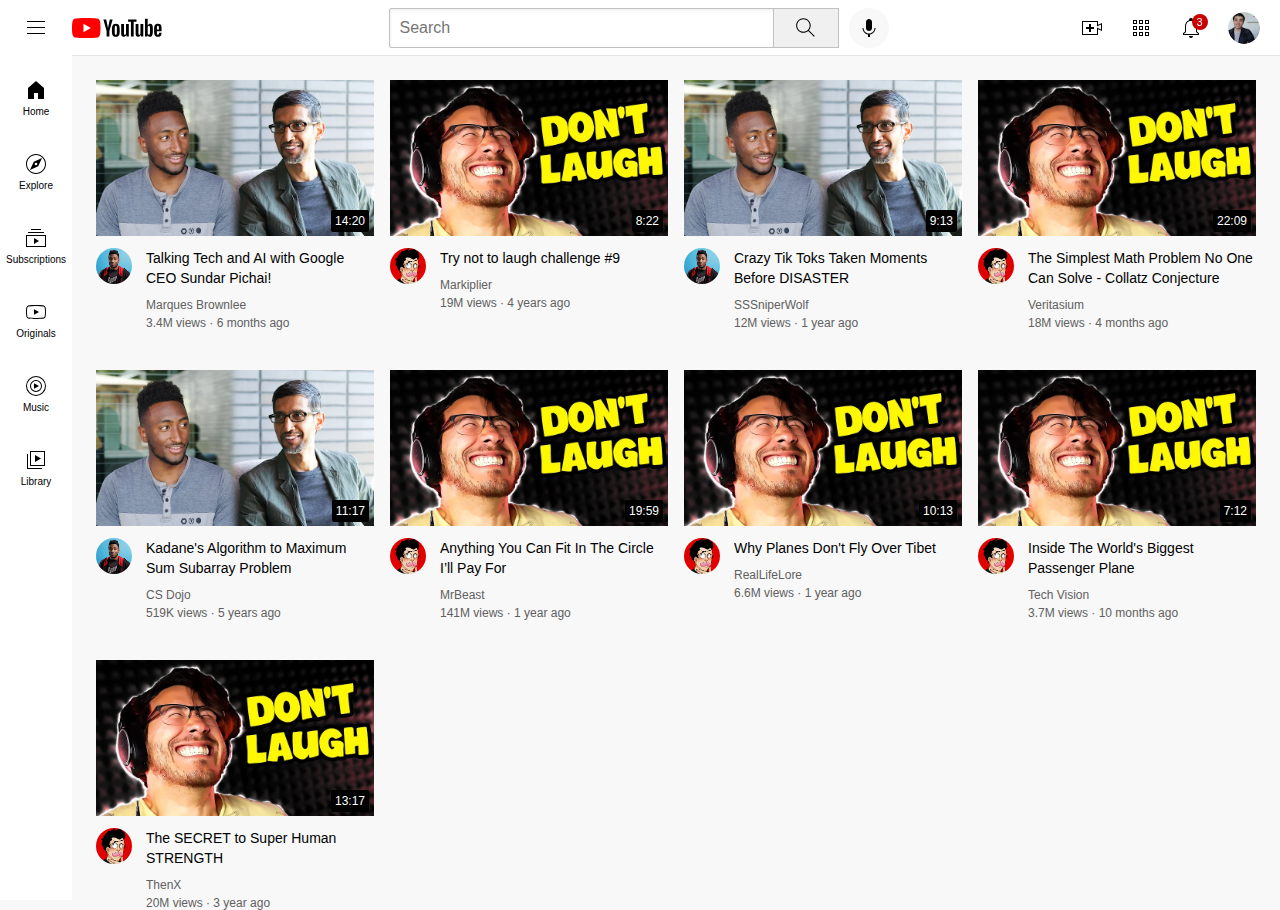
<file: project-youtube/index.html>
<!DOCTYPE html>
<html>
<head>
    <title>
        Youtube.com Clone
    </title>
    <link rel="stylesheet" href="general.css">
    <link rel="stylesheet" href="header.css">
    <link rel="stylesheet" href="video.css">
    <link rel="stylesheet" href="sidebar.css">
</head>

<body>
    <header class="header">
        <div class="left-section">
            <img class="hamburger-menu" src="icons/hamburger-menu.svg">
            <img class="youtube-logo" src="icons/youtube-logo.svg">
        </div>
        <div class="middle-section">
            <input class="search-bar" type="text" placeholder="Search">
            <button class="search-button">
                <img class="search-icon" src="icons/search.svg">
                <div class="tooltip">Search</div>
            </button>
            <!--  Put position absolute inside position relative  -->
            <button class="voice-search-button">
                <img class="voice-search-icon" src="icons/voice-search-icon.svg">
                <div class="tooltip">Search with your voice</div>
            </button>
        </div>
        <div class="right-section">
            <div class="upload-icon-container">
                <img class="upload-icon" src="icons/upload.svg">
                <div class="tooltip">Create</div>
            </div>
            <div class="youtube-apps-container">
                <img class="youtube-apps-icon" src="icons/youtube-apps.svg">
                <div class="tooltip">YouTube Apps</div>
            </div>
            <div class="notifications-icon-container">
                <img class="notification-icon" src="icons/notifications.svg">
                <div class="tooltip">Notifications</div>
                <div class="notifications-count">3</div>
            </div>
            <img class="current-user-picture" src="icons/my-channel.jpeg">
        </div>
    </header>

    <nav class="sidebar">
        <div class="sidebar-link">
            <img src="icons/home.svg">
            <div>Home</div>
        </div>
        <div class="sidebar-link">
            <img src="icons/explore.svg">
            <div>Explore</div>
        </div>
        <div class="sidebar-link">
            <img src="icons/subscriptions.svg">
            <div>Subscriptions</div>
        </div>
        <div class="sidebar-link">
            <img src="icons/originals.svg">
            <div>Originals</div>
        </div>
        <div class="sidebar-link">
            <img src="icons/youtube-music.svg">
            <div>Music</div>
        </div>
        <div class="sidebar-link">
            <img src="icons/library.svg">
            <div>Library</div>
        </div>
    </nav>
    <main>
        <section class="video-grid">
            <div class="video-preview">
                <div class="thumbnail-row">
                    <img class="thumbnail" src="icons/thumbnail-1.webp">
                    <div class="video-time">14:20</div>
                </div>
                <div class="video-info-grid">
                    <div class="channel-picture">
                        <img class="profile-picture" src="icons/channel-1.jpeg">
                    </div>
                    <div class="video-info">
                        <p class="video-title">
                            Talking Tech and AI with Google CEO Sundar Pichai!
                        </p>
                        <p class="video-author">
                            Marques Brownlee
                        </p>
                        <p class="video-stats">
                            3.4M views &#183; 6 months ago
                        </p>
                    </div>
                </div>
            </div>

            <div class="video-preview">
                <div class="thumbnail-row">
                    <img class="thumbnail" src="icons/thumbnail-2.webp">
                    <div class="video-time">8:22</div>
                </div>
                <div class="video-info-grid">
                    <div class="channel-picture">
                        <img class="profile-picture" src="icons/channel-2.jpeg">
                    </div>
                    <div class="video-info">
                        <p class="video-title">
                            Try not to laugh challenge #9
                        </p>
                        <p class="video-author">
                            Markiplier
                        </p>
                        <p class="video-stats">
                            19M views &#183; 4 years ago
                        </p>
                    </div>
                </div>
            </div>

            <div class="video-preview">
                <div class="thumbnail-row">
                    <img class="thumbnail" src="icons/thumbnail-1.webp">
                    <div class="video-time">9:13</div>
                </div>
                <div class="video-info-grid">
                    <div class="channel-picture">
                        <img class="profile-picture" src="icons/channel-1.jpeg">
                    </div>
                    <div class="video-info">
                        <p class="video-title">
                            Crazy Tik Toks Taken Moments Before DISASTER
                        </p>
                        <p class="video-author">
                            SSSniperWolf
                        </p>
                        <p class="video-stats">
                            12M views &#183; 1 year ago
                        </p>
                    </div>
                </div>
            </div>

            <div class="video-preview">
                <div class="thumbnail-row">
                    <img class="thumbnail" src="icons/thumbnail-2.webp">
                    <div class="video-time">22:09</div>
                </div>
                <div class="video-info-grid">
                    <div class="channel-picture">
                        <img class="profile-picture" src="icons/channel-2.jpeg">
                    </div>
                    <div class="video-info">
                        <p class="video-title">
                            The Simplest Math Problem No One Can Solve - Collatz Conjecture
                        </p>
                        <p class="video-author">
                            Veritasium
                        </p>
                        <p class="video-stats">
                            18M views &#183; 4 months ago
                        </p>
                    </div>
                </div>
            </div>

            <div class="video-preview">
                <div class="thumbnail-row">
                    <img class="thumbnail" src="icons/thumbnail-1.webp">
                    <div class="video-time">11:17</div>
                </div>
                <div class="video-info-grid">
                    <div class="channel-picture">
                        <img class="profile-picture" src="icons/channel-1.jpeg">
                    </div>
                    <div class="video-info">
                        <p class="video-title">
                            Kadane's Algorithm to Maximum Sum Subarray Problem
                        </p>
                        <p class="video-author">
                            CS Dojo
                        </p>
                        <p class="video-stats">
                            519K views &#183; 5 years ago
                        </p>
                    </div>
                </div>
            </div>

            <div class="video-preview">
                <div class="thumbnail-row">
                    <img class="thumbnail" src="icons/thumbnail-2.webp">
                    <div class="video-time">19:59</div>
                </div>
                <div class="video-info-grid">
                    <div class="channel-picture">
                        <img class="profile-picture" src="icons/channel-2.jpeg">
                    </div>
                    <div class="video-info">
                        <p class="video-title">
                            Anything You Can Fit In The Circle I’ll Pay For
                        </p>
                        <p class="video-author">
                            MrBeast
                        </p>
                        <p class="video-stats">
                            141M views &#183; 1 year ago
                        </p>
                    </div>
                </div>
            </div>

            <div class="video-preview">
                <div class="thumbnail-row">
                    <img class="thumbnail" src="icons/thumbnail-2.webp">
                    <div class="video-time">10:13</div>
                </div>
                <div class="video-info-grid">
                    <div class="channel-picture">
                        <img class="profile-picture" src="icons/channel-2.jpeg">
                    </div>
                    <div class="video-info">
                        <p class="video-title">
                            Why Planes Don't Fly Over Tibet
                        </p>
                        <p class="video-author">
                            RealLifeLore
                        </p>
                        <p class="video-stats">
                            6.6M views &#183; 1 year ago
                        </p>
                    </div>
                </div>
            </div>

            <div class="video-preview">
                <div class="thumbnail-row">
                    <img class="thumbnail" src="icons/thumbnail-2.webp">
                    <div class="video-time">7:12</div>
                </div>
                <div class="video-info-grid">
                    <div class="channel-picture">
                        <img class="profile-picture" src="icons/channel-2.jpeg">
                    </div>
                    <div class="video-info">
                        <p class="video-title">
                            Inside The World's Biggest Passenger Plane
                        </p>
                        <p class="video-author">
                            Tech Vision
                        </p>
                        <p class="video-stats">
                            3.7M views &#183; 10 months ago
                        </p>
                    </div>
                </div>
            </div>

            <div class="video-preview">
                <div class="thumbnail-row">
                    <img class="thumbnail" src="icons/thumbnail-2.webp">
                    <div class="video-time">13:17</div>
                </div>
                <div class="video-info-grid">
                    <div class="channel-picture">
                        <img class="profile-picture" src="icons/channel-2.jpeg">
                    </div>
                    <div class="video-info">
                        <p class="video-title">
                            The SECRET to Super Human STRENGTH
                        </p>
                        <p class="video-author">
                            ThenX
                        </p>
                        <p class="video-stats">
                            20M views &#183; 3 year ago
                        </p>
                    </div>
                </div>
            </div>
        </section>
    </main>
</body>
</html>
</file>
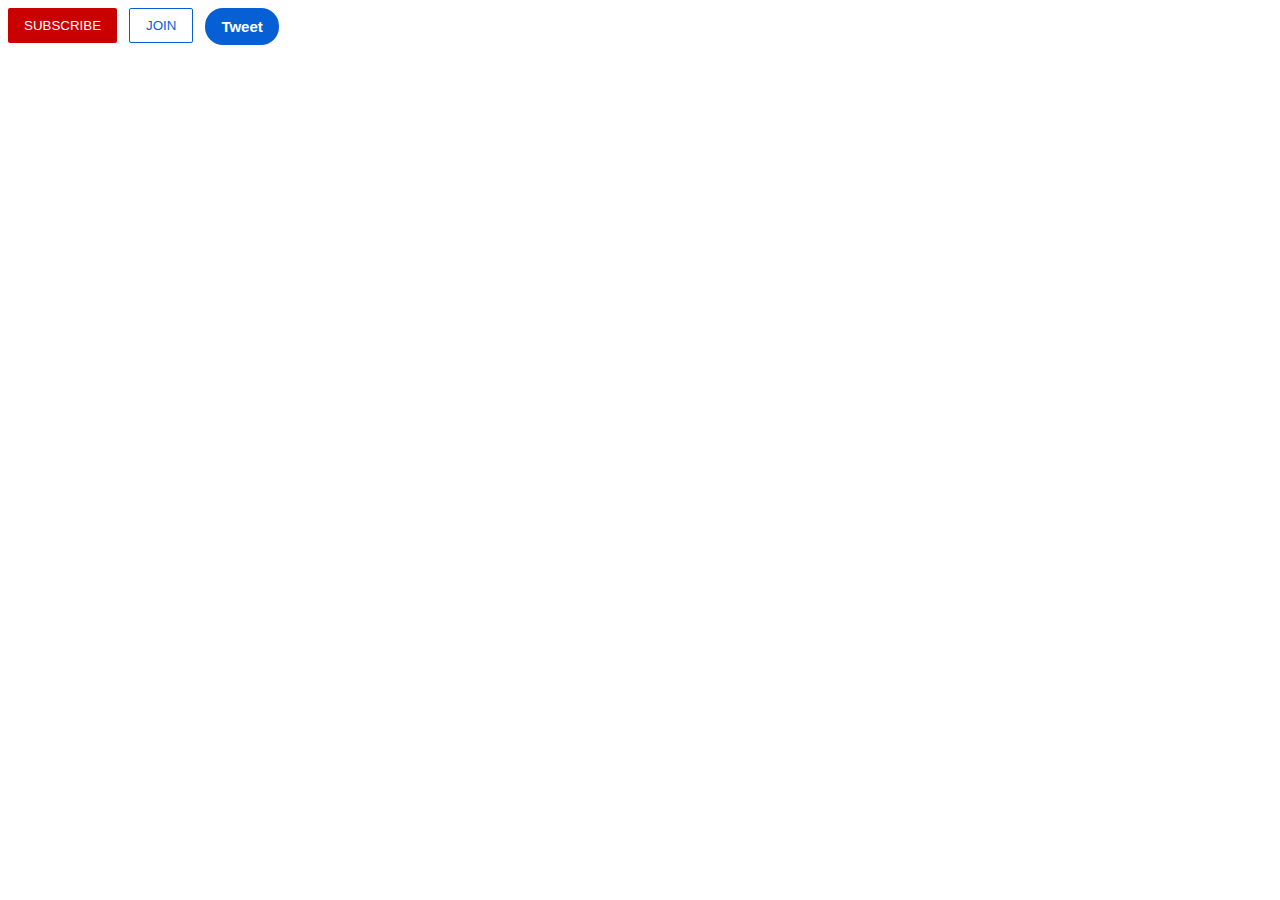
<file: buttons.html>
<!DOCTYPE html>
<html>
    <head>
        <title>
            Buttons Practice
        </title>
        <link rel="stylesheet" href="buttons.css">      
    </head>
    <body>
        <button class="subscribe-button">
            SUBSCRIBE
        </button>

        <button class="join-button">
            JOIN
        </button>

        <button class="tweet-button">
            Tweet
        </button>
    </body>
</html>
</file>
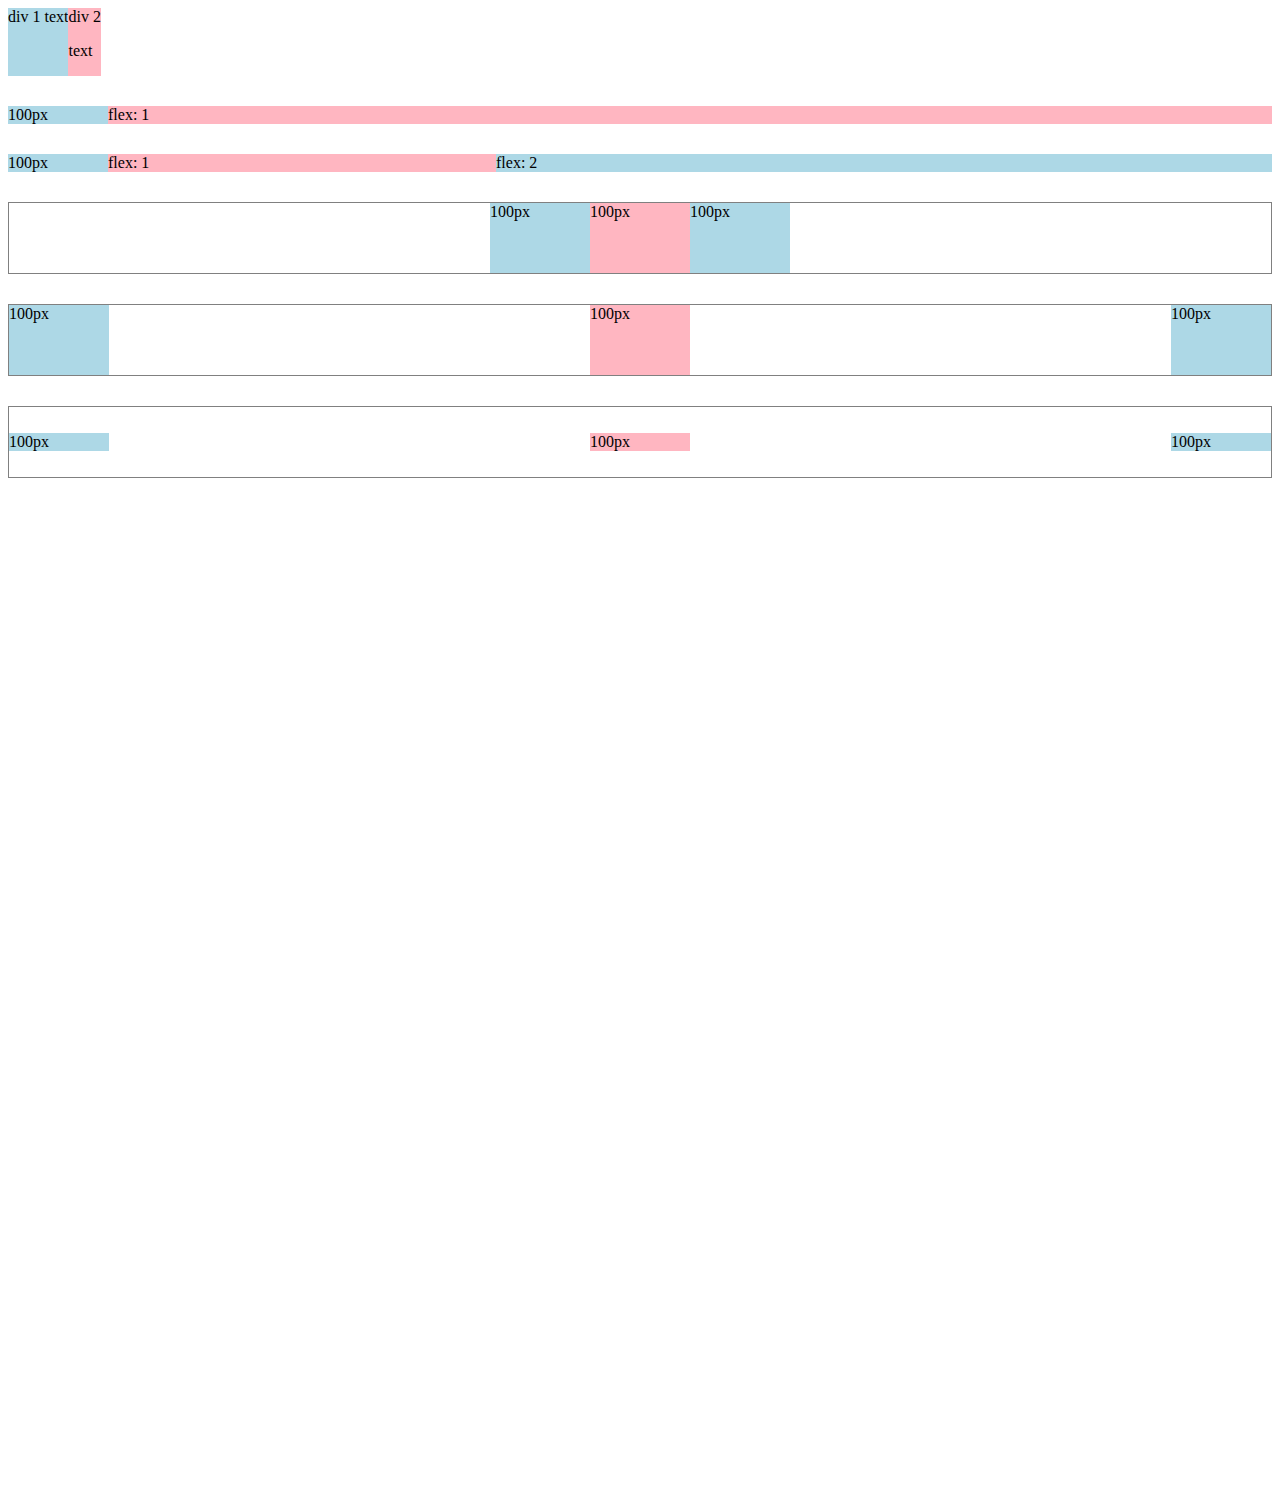
<file: flexbox.html>
<!DOCTYPE html>

<html>
    <head>
        <title>Flexbox Practice</title>
    </head>
    <body style="padding-bottom: 1000px">
        <div style="
            display: flex;
            flex-direction: row;
        ">
            <div style="background-color:
            lightblue;">div 1 text</div>
            <div style="background-color:
            lightpink;">div 2 <p>text</p></div>
        </div>

        <div style="
            margin-top: 30px;
            display: flex;
            flex-direction: row;
        ">
            <div style="
                background-color: lightblue;
                width: 100px;
            ">100px</div>
            <div style="
                background-color:lightpink;
                flex: 1;
            ">flex: 1</div>
        </div>

        <div style="
            margin-top: 30px;
            display: flex;
            flex-direction: row;
        ">
            <div style="
                background-color: lightblue;
                width: 100px;
            ">100px</div>
            <div style="
                background-color:lightpink;
                flex: 1;
            ">flex: 1</div>
            <div style="
            background-color: lightblue;
            flex:2;
            ">flex: 2</div>
        </div>

        <div style="
            margin-top: 30px;
            height: 70px;
            border-width: 1px;
            border-style: solid;
            border-color: gray;

            display: flex;
            flex-direction: row;
            justify-content: center;
        ">
            <div style="
                background-color: lightblue;
                width: 100px;
            ">100px</div>
            <div style="
                background-color:lightpink;
                width: 100px;
            ">100px</div>
            <div style="
            background-color: lightblue;
            width: 100px;
            ">100px</div>
        </div>

        <div style="
            margin-top: 30px;
            height: 70px;
            border-width: 1px;
            border-style: solid;
            border-color: gray;

            display: flex;
            flex-direction: row;
            justify-content: space-between;
        ">
            <div style="
                background-color: lightblue;
                width: 100px;
            ">100px</div>
            <div style="
                background-color:lightpink;
                width: 100px;
            ">100px</div>
            <div style="
            background-color: lightblue;
            width: 100px;
            ">100px</div>
        </div>

        <div style="
            margin-top: 30px;
            height: 70px;
            border-width: 1px;
            border-style: solid;
            border-color: gray;

            display: flex;
            flex-direction: row;
            justify-content: space-between;
            align-items: center;
        ">
            <div style="
                background-color: lightblue;
                width: 100px;
            ">100px</div>
            <div style="
                background-color:lightpink;
                width: 100px;
            ">100px</div>
            <div style="
            background-color: lightblue;
            width: 100px;
            ">100px</div>
        </div>
    </body>
</html>
</file>
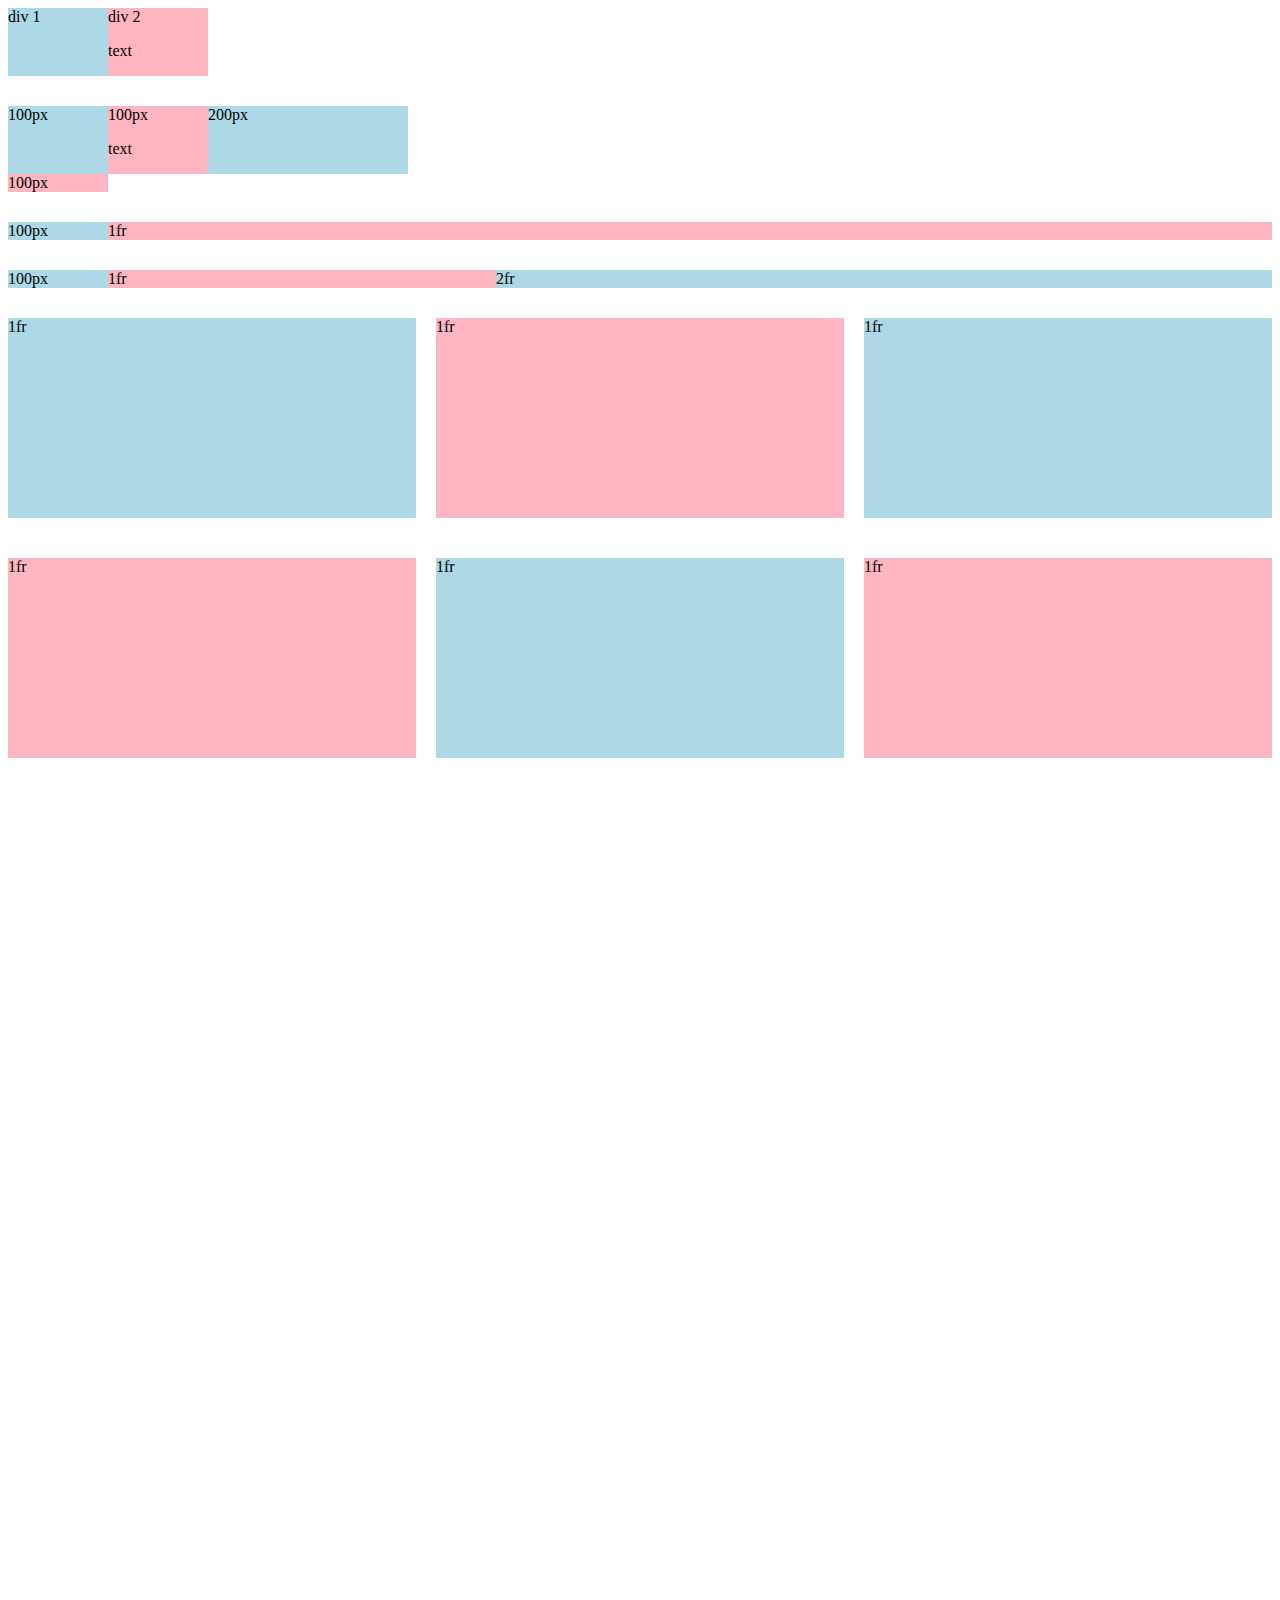
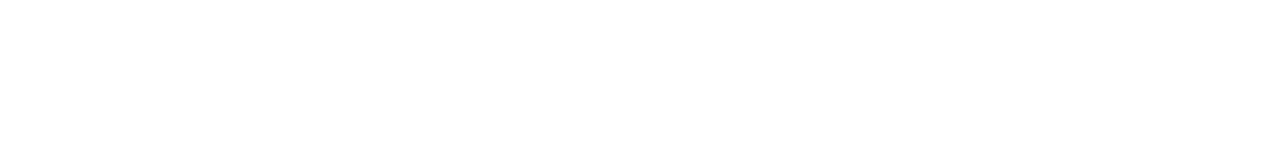
<file: grid.html>
<!DOCTYPE html>
<html>
  <head>
    <title>Grid Practice</title>
  </head>
  <body style="padding-bottom: 1000px;">
    <div style="
      display: grid;
      grid-template-columns: 100px 100px;
    ">
      <div style="background-color: lightblue;">div 1</div>
      <div style="background-color: lightpink;">div 2<p>text</p></div>
    </div>

    <div style="
      margin-top: 30px;
      display: grid;
      grid-template-columns: 100px 100px 200px;
    ">
      <div style="background-color: lightblue;">100px</div>
      <div style="background-color: lightpink;">100px<p>text</p></div>
      <div style="background-color: lightblue;">200px</div>
      <div style="background-color: lightpink;">100px</div>
    </div>

    <div style="
      margin-top: 30px;
      display: grid;
      grid-template-columns: 100px 1fr;
    ">
      <div style="background-color: lightblue;">100px</div>
      <div style="background-color: lightpink;">1fr</div>
    </div>

    <div style="
      margin-top: 30px;
      display: grid;
      grid-template-columns: 100px 1fr 2fr;
    ">
      <div style="background-color: lightblue;">100px</div>
      <div style="background-color: lightpink;">1fr</div>
      <div style="background-color: lightblue;">2fr</div>
    </div>

    <div style="
      margin-top: 30px;
      display: grid;
      grid-template-columns: 1fr 1fr 1fr;
      column-gap: 20px;
      row-gap: 40px;
    ">
      <div style="background-color: lightblue; height: 200px;">1fr</div>
      <div style="background-color: lightpink; height: 200px;">1fr</div>
      <div style="background-color: lightblue; height: 200px;">1fr</div>
      <div style="background-color: lightpink; height: 200px;">1fr</div>
      <div style="background-color: lightblue; height: 200px;">1fr</div>
      <div style="background-color: lightpink; height: 200px;">1fr</div>
    </div>
  </body>
</html>
</file>
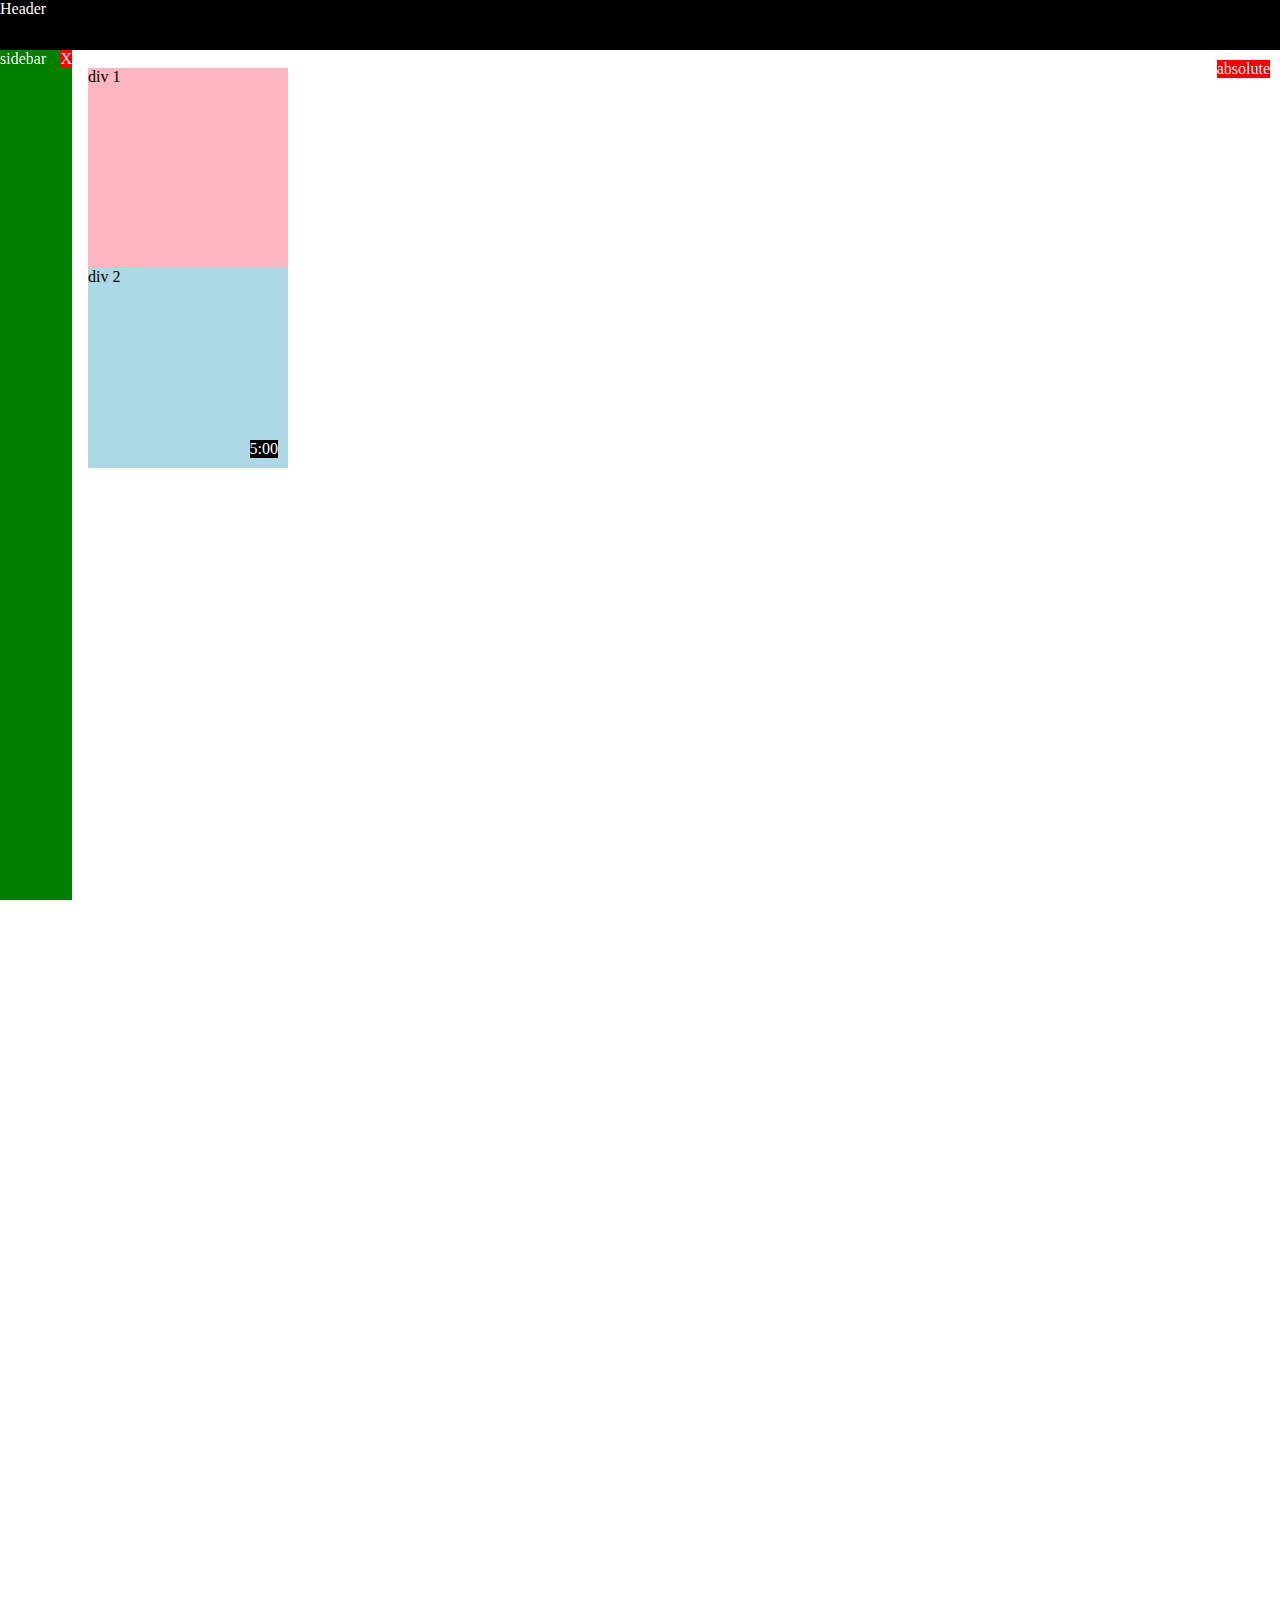
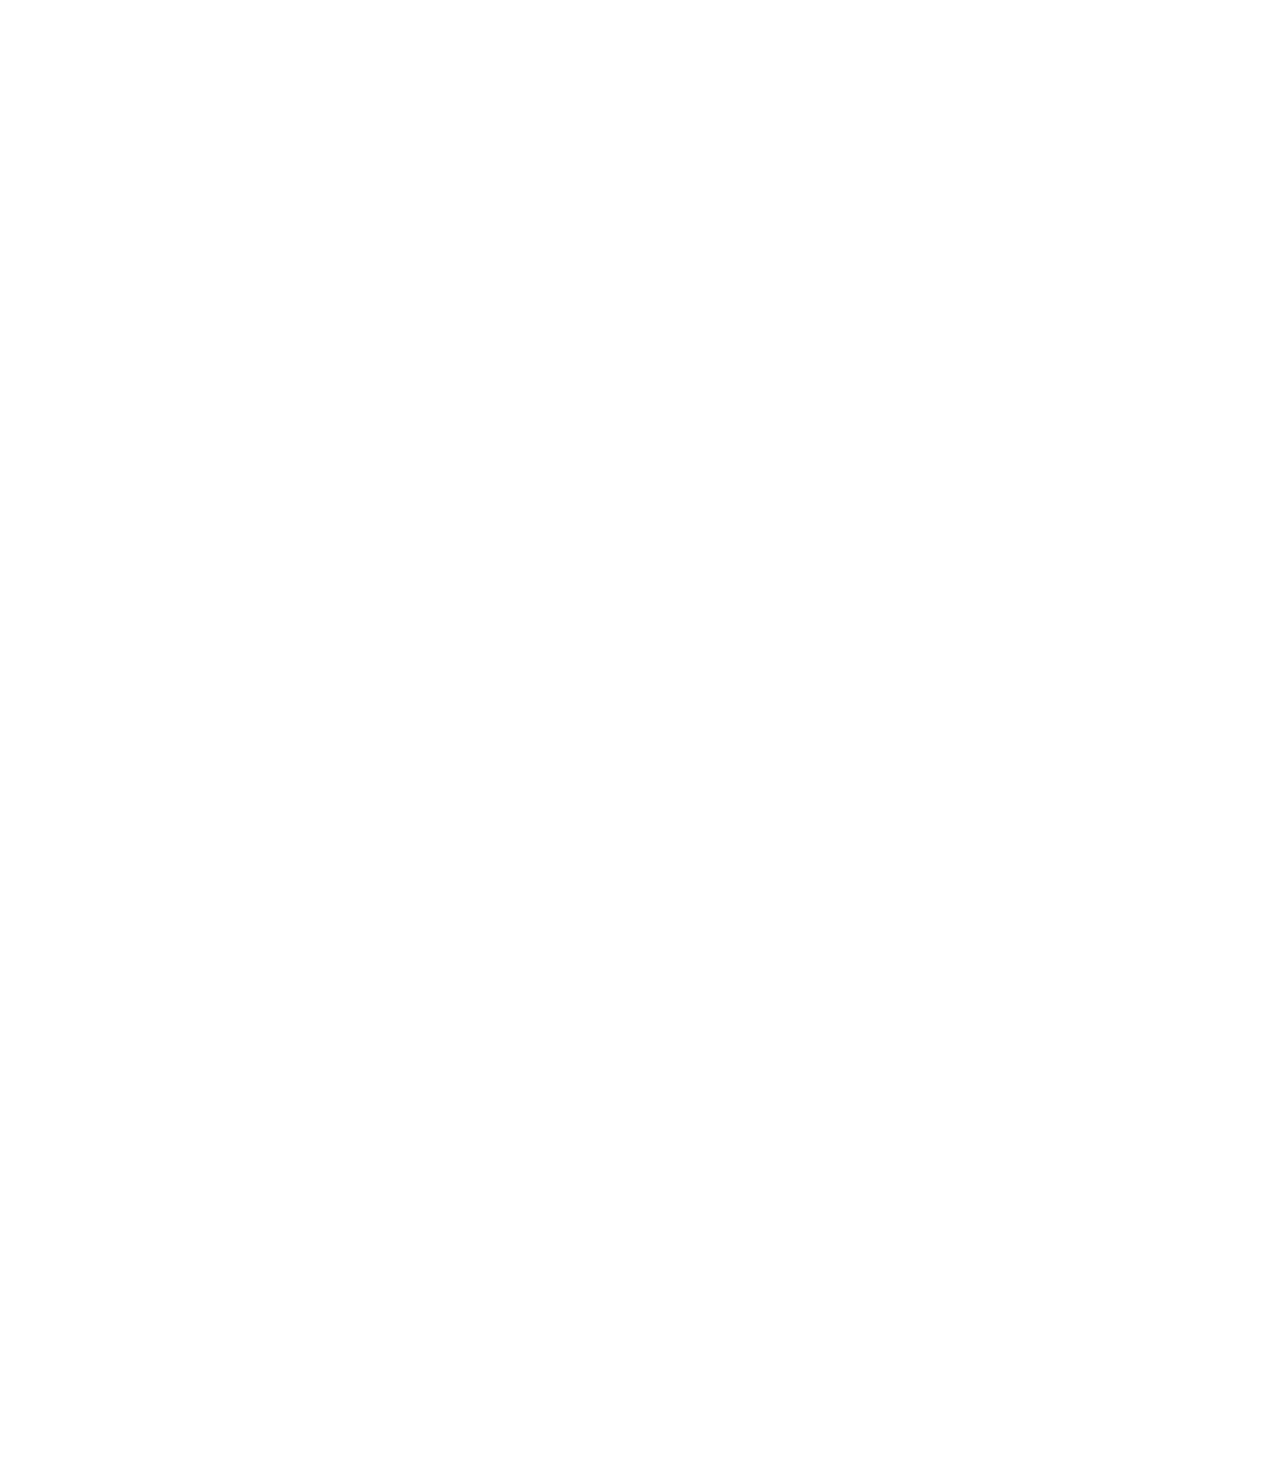
<file: position.html>
<!DOCTYPE html>

<html>
    <head>
        <title>position Practice</title>
    </head>
    <body style="
        height: 3000px;
        padding-top: 60px;
        padding-left: 80px;
    ">
        <div style="
            background-color: black;
            color: white;
            position: fixed;
            top: 0px;
            left: 0px;
            right: 0px;
            height: 50px;
        ">Header</div>

        <div style="
            background-color: green;
            color: white;
            position: fixed;
            bottom: 0;
            left: 0;
            top: 50px;
            width: 72px;
        ">
            sidebar
            <div style="
                position: absolute;
                background-color: red;
                color: white;
                right: 0px;
                top: 0px;
            ">
                X
            </div>
        </div>

        <div style="
            position: absolute;
            background-color: red;
            color: white;
            right: 10px;
            top: 60px;
        ">
            absolute
        </div>

        <div style="
            width: 200px;
            height: 200px;
            background-color: lightpink;
            position: static;
        ">div 1</div>
        <div style="
            width: 200px;
            height: 200px;
            background-color: lightblue;
            position: relative;
        ">
            div 2
            <div style="
                position: absolute;
                background-color: black;
                color: white;
                right: 10px;
                bottom: 10px;
            ">
                5:00
            </div>
        </div>
    </body>
</html>
</file>
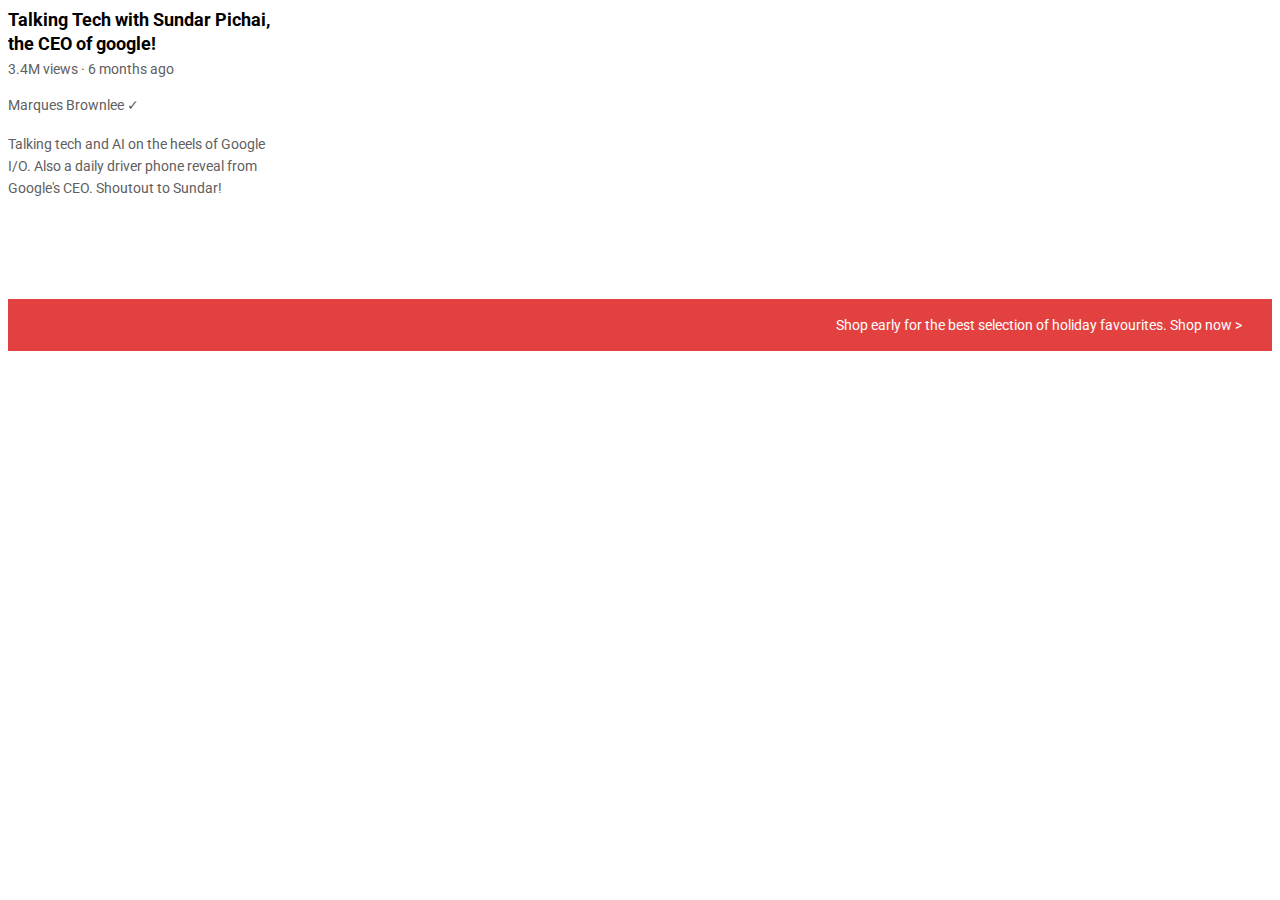
<file: text.html>
<!DOCTYPE html>
<html>
    <head>
        <title>
            Text Practice
        </title>

        <link rel="preconnect" href="https://fonts.googleapis.com">
        <link rel="preconnect" href="https://fonts.gstatic.com" crossorigin>
        <link rel="stylesheet" 
              href="https://fonts.googleapis.com/css2?family=Roboto:
              ital,wght@0,100;0,300;0,400;0,500;0,700;0,900;1,100;1,300;1,400;1,500;1,700;1,900&display=swap" >

        <link rel="stylesheet" href="text.css">    
    </head>
    <body>
        <p class="video-title">
            Talking Tech with Sundar Pichai, the CEO of google!
        </p>
        
        <p class="video-stats">
            3.4M views &#183; 6 months ago
        </p>
        
        <p class="video-author">
            Marques Brownlee &#10003;
        </p>
        
        <p class="video-description">
            Talking tech and AI on the heels of Google I/O. Also a daily driver phone reveal from Google's CEO. Shoutout to Sundar!
        </p>
        
        <p class="apple-text">
            Shop early for the best selection of holiday favourites. <span class="shop-link">Shop now &#62;</span>
        </p>
    </body>
</html>
</file>
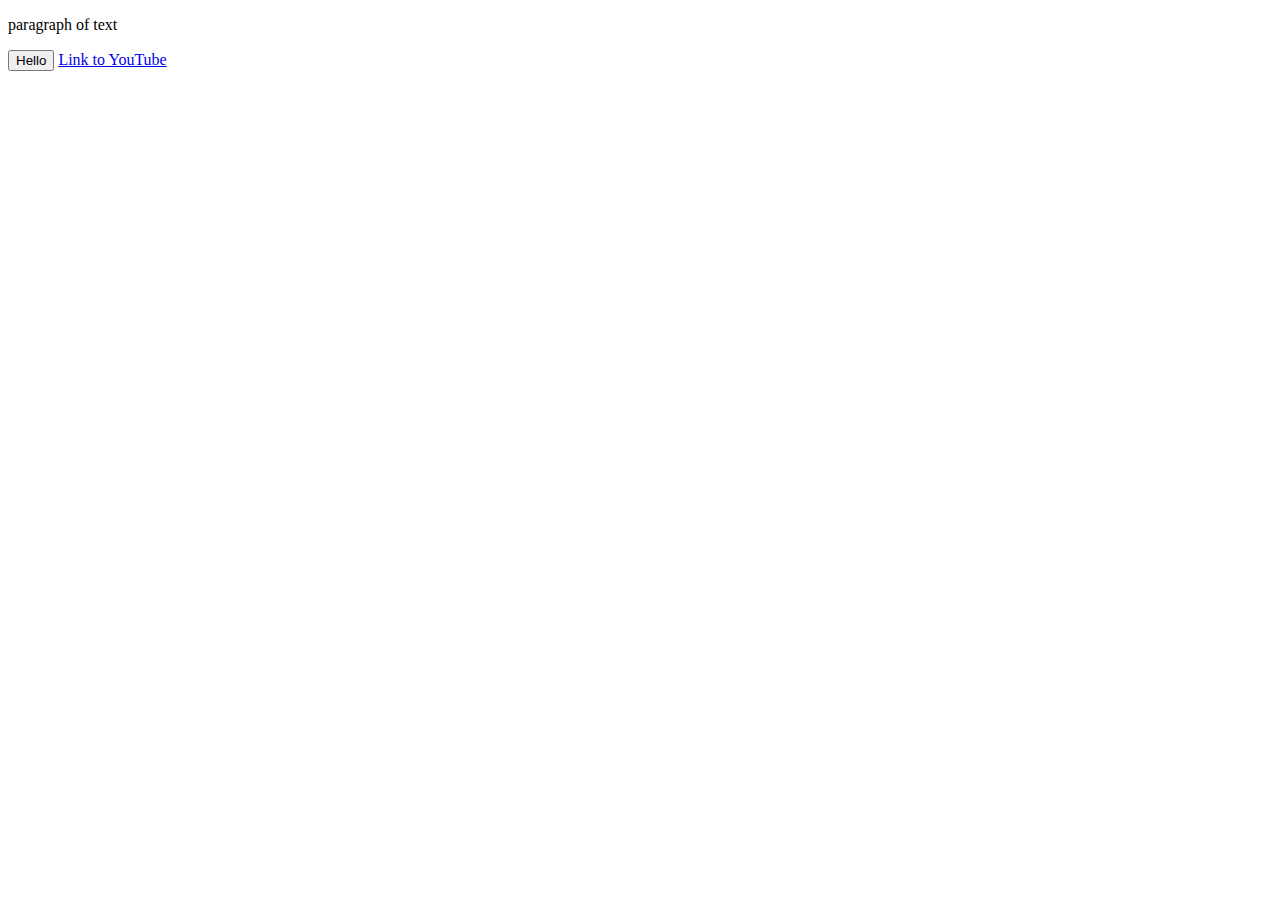
<file: website.html>
<!DOCTYPE html>
<html>
  <head>
    <title>First Website</title>
  </head>
  <body>
    <p>
      paragraph of text
    </p>
    
    <button>
      Hello
    </button>
    
    <a href="https://www.youtube.com/" target="_blank">
      Link to YouTube
    </a>
  </body>
</html>
</file>
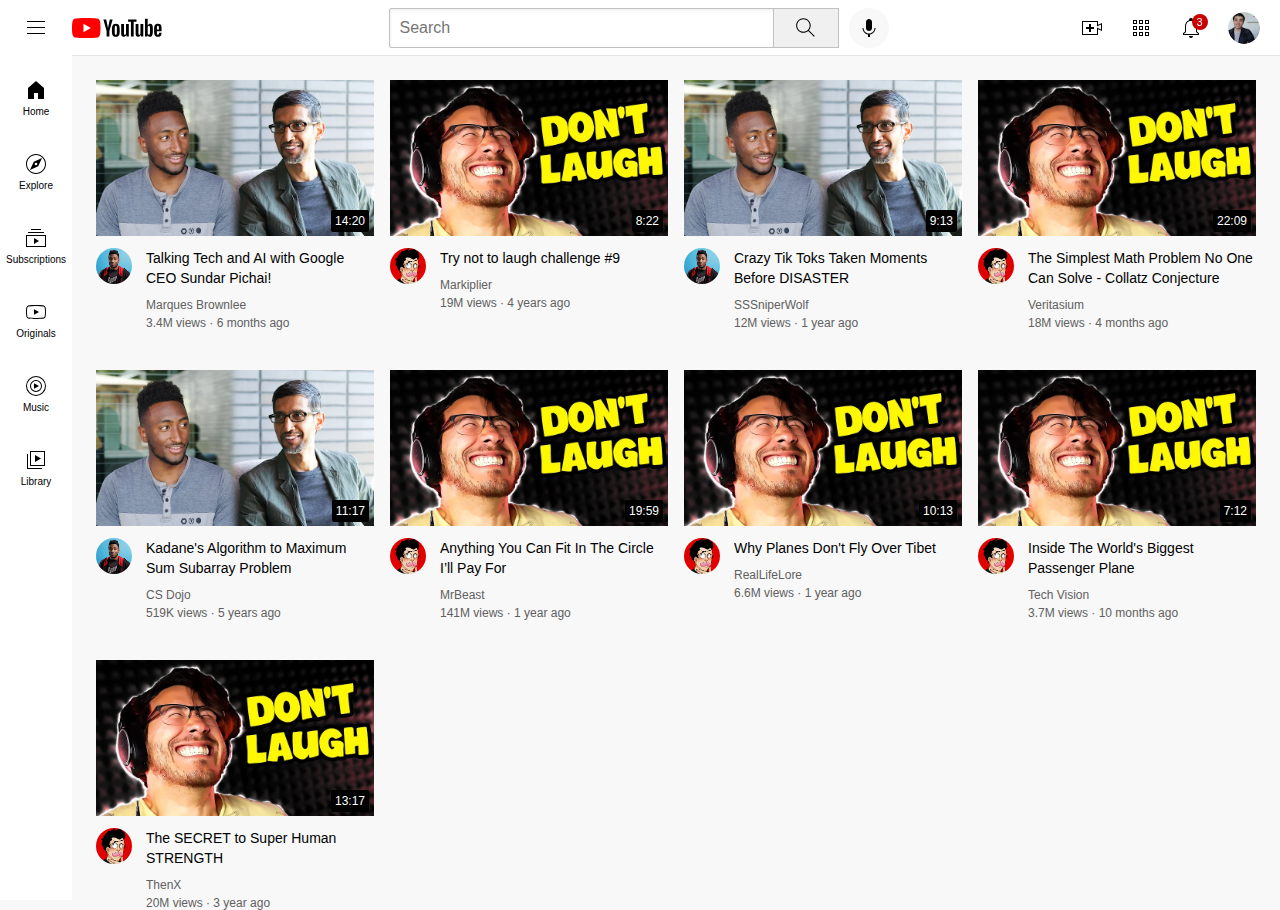
<file: project-youtube/youtube.html>
<!DOCTYPE html>
<html>
<head>
    <title>
        Youtube.com Clone
    </title>
    <link rel="stylesheet" href="general.css">
    <link rel="stylesheet" href="header.css">
    <link rel="stylesheet" href="video.css">
    <link rel="stylesheet" href="sidebar.css">
</head>

<body>
    <header class="header">
        <div class="left-section">
            <img class="hamburger-menu" src="icons/hamburger-menu.svg">
            <img class="youtube-logo" src="icons/youtube-logo.svg">
        </div>
        <div class="middle-section">
            <input class="search-bar" type="text" placeholder="Search">
            <button class="search-button">
                <img class="search-icon" src="icons/search.svg">
                <div class="tooltip">Search</div>
            </button>
            <!--  Put position absolute inside position relative  -->
            <button class="voice-search-button">
                <img class="voice-search-icon" src="icons/voice-search-icon.svg">
                <div class="tooltip">Search with your voice</div>
            </button>
        </div>
        <div class="right-section">
            <div class="upload-icon-container">
                <img class="upload-icon" src="icons/upload.svg">
                <div class="tooltip">Create</div>
            </div>
            <div class="youtube-apps-container">
                <img class="youtube-apps-icon" src="icons/youtube-apps.svg">
                <div class="tooltip">YouTube Apps</div>
            </div>
            <div class="notifications-icon-container">
                <img class="notification-icon" src="icons/notifications.svg">
                <div class="tooltip">Notifications</div>
                <div class="notifications-count">3</div>
            </div>
            <img class="current-user-picture" src="icons/my-channel.jpeg">
        </div>
    </header>

    <nav class="sidebar">
        <div class="sidebar-link">
            <img src="icons/home.svg">
            <div>Home</div>
        </div>
        <div class="sidebar-link">
            <img src="icons/explore.svg">
            <div>Explore</div>
        </div>
        <div class="sidebar-link">
            <img src="icons/subscriptions.svg">
            <div>Subscriptions</div>
        </div>
        <div class="sidebar-link">
            <img src="icons/originals.svg">
            <div>Originals</div>
        </div>
        <div class="sidebar-link">
            <img src="icons/youtube-music.svg">
            <div>Music</div>
        </div>
        <div class="sidebar-link">
            <img src="icons/library.svg">
            <div>Library</div>
        </div>
    </nav>
    <main>
        <section class="video-grid">
            <div class="video-preview">
                <div class="thumbnail-row">
                    <img class="thumbnail" src="icons/thumbnail-1.webp">
                    <div class="video-time">14:20</div>
                </div>
                <div class="video-info-grid">
                    <div class="channel-picture">
                        <img class="profile-picture" src="icons/channel-1.jpeg">
                    </div>
                    <div class="video-info">
                        <p class="video-title">
                            Talking Tech and AI with Google CEO Sundar Pichai!
                        </p>
                        <p class="video-author">
                            Marques Brownlee
                        </p>
                        <p class="video-stats">
                            3.4M views &#183; 6 months ago
                        </p>
                    </div>
                </div>
            </div>

            <div class="video-preview">
                <div class="thumbnail-row">
                    <img class="thumbnail" src="icons/thumbnail-2.webp">
                    <div class="video-time">8:22</div>
                </div>
                <div class="video-info-grid">
                    <div class="channel-picture">
                        <img class="profile-picture" src="icons/channel-2.jpeg">
                    </div>
                    <div class="video-info">
                        <p class="video-title">
                            Try not to laugh challenge #9
                        </p>
                        <p class="video-author">
                            Markiplier
                        </p>
                        <p class="video-stats">
                            19M views &#183; 4 years ago
                        </p>
                    </div>
                </div>
            </div>

            <div class="video-preview">
                <div class="thumbnail-row">
                    <img class="thumbnail" src="icons/thumbnail-1.webp">
                    <div class="video-time">9:13</div>
                </div>
                <div class="video-info-grid">
                    <div class="channel-picture">
                        <img class="profile-picture" src="icons/channel-1.jpeg">
                    </div>
                    <div class="video-info">
                        <p class="video-title">
                            Crazy Tik Toks Taken Moments Before DISASTER
                        </p>
                        <p class="video-author">
                            SSSniperWolf
                        </p>
                        <p class="video-stats">
                            12M views &#183; 1 year ago
                        </p>
                    </div>
                </div>
            </div>

            <div class="video-preview">
                <div class="thumbnail-row">
                    <img class="thumbnail" src="icons/thumbnail-2.webp">
                    <div class="video-time">22:09</div>
                </div>
                <div class="video-info-grid">
                    <div class="channel-picture">
                        <img class="profile-picture" src="icons/channel-2.jpeg">
                    </div>
                    <div class="video-info">
                        <p class="video-title">
                            The Simplest Math Problem No One Can Solve - Collatz Conjecture
                        </p>
                        <p class="video-author">
                            Veritasium
                        </p>
                        <p class="video-stats">
                            18M views &#183; 4 months ago
                        </p>
                    </div>
                </div>
            </div>

            <div class="video-preview">
                <div class="thumbnail-row">
                    <img class="thumbnail" src="icons/thumbnail-1.webp">
                    <div class="video-time">11:17</div>
                </div>
                <div class="video-info-grid">
                    <div class="channel-picture">
                        <img class="profile-picture" src="icons/channel-1.jpeg">
                    </div>
                    <div class="video-info">
                        <p class="video-title">
                            Kadane's Algorithm to Maximum Sum Subarray Problem
                        </p>
                        <p class="video-author">
                            CS Dojo
                        </p>
                        <p class="video-stats">
                            519K views &#183; 5 years ago
                        </p>
                    </div>
                </div>
            </div>

            <div class="video-preview">
                <div class="thumbnail-row">
                    <img class="thumbnail" src="icons/thumbnail-2.webp">
                    <div class="video-time">19:59</div>
                </div>
                <div class="video-info-grid">
                    <div class="channel-picture">
                        <img class="profile-picture" src="icons/channel-2.jpeg">
                    </div>
                    <div class="video-info">
                        <p class="video-title">
                            Anything You Can Fit In The Circle I’ll Pay For
                        </p>
                        <p class="video-author">
                            MrBeast
                        </p>
                        <p class="video-stats">
                            141M views &#183; 1 year ago
                        </p>
                    </div>
                </div>
            </div>

            <div class="video-preview">
                <div class="thumbnail-row">
                    <img class="thumbnail" src="icons/thumbnail-2.webp">
                    <div class="video-time">10:13</div>
                </div>
                <div class="video-info-grid">
                    <div class="channel-picture">
                        <img class="profile-picture" src="icons/channel-2.jpeg">
                    </div>
                    <div class="video-info">
                        <p class="video-title">
                            Why Planes Don't Fly Over Tibet
                        </p>
                        <p class="video-author">
                            RealLifeLore
                        </p>
                        <p class="video-stats">
                            6.6M views &#183; 1 year ago
                        </p>
                    </div>
                </div>
            </div>

            <div class="video-preview">
                <div class="thumbnail-row">
                    <img class="thumbnail" src="icons/thumbnail-2.webp">
                    <div class="video-time">7:12</div>
                </div>
                <div class="video-info-grid">
                    <div class="channel-picture">
                        <img class="profile-picture" src="icons/channel-2.jpeg">
                    </div>
                    <div class="video-info">
                        <p class="video-title">
                            Inside The World's Biggest Passenger Plane
                        </p>
                        <p class="video-author">
                            Tech Vision
                        </p>
                        <p class="video-stats">
                            3.7M views &#183; 10 months ago
                        </p>
                    </div>
                </div>
            </div>

            <div class="video-preview">
                <div class="thumbnail-row">
                    <img class="thumbnail" src="icons/thumbnail-2.webp">
                    <div class="video-time">13:17</div>
                </div>
                <div class="video-info-grid">
                    <div class="channel-picture">
                        <img class="profile-picture" src="icons/channel-2.jpeg">
                    </div>
                    <div class="video-info">
                        <p class="video-title">
                            The SECRET to Super Human STRENGTH
                        </p>
                        <p class="video-author">
                            ThenX
                        </p>
                        <p class="video-stats">
                            20M views &#183; 3 year ago
                        </p>
                    </div>
                </div>
            </div>
        </section>
    </main>
</body>
</html>
</file>
<file: project-youtube/general.css>
p{
    margin-top: 0;
    margin-bottom: 0;
}

body{
    /*This style below will be inherited*/
    font-family: Roboto, Arial;
    margin: 0;
    padding-top: 80px;
    padding-left: 96px;
    padding-right: 24px;
    background-color: rgb(248, 248, 248);
}
</file>
<file: project-youtube/header.css>
.header{
    height: 55px;
    display: flex;
    flex-direction: row;
    justify-content: space-between;
    position: fixed;
    top: 0px;
    left: 0px;
    right: 0px;
    background-color: white;
    border-bottom-width: 1px;
    border-bottom-style: solid;
    border-bottom-color: rgb(228, 228, 228);
    z-index: 100;
}

.left-section{
    display: flex;
    align-items: center;
}

.hamburger-menu{
    height: 24px;
    margin-left: 24px;
    margin-right: 24px;
}

.youtube-logo{
    height: 20px;
}

.middle-section{
    display: flex;
    align-items: center;
    flex: 1;
    margin-left: 70px;
    margin-right: 35px;
    max-width: 500px;
}

.search-bar{
    flex: 1;
    width: 0;
    height: 36px;
    padding-left: 10px;
    font-size: 16px;
    /*border-width: 1px;
    border-style: solid;
    border-color: rgb(192, 192, 192);*/
    border: 1px solid rgb(192, 192, 192);
    border-radius: 2px;
    box-shadow: inset 1px 2px 3px rgba(0, 0, 0, 0.05);
}

.search-bar::placeholder{
    font-size: 16px;
}

.search-button{
    height: 40px;
    width: 66px;
    background-color: rgb(240, 240, 240);
    border-width: 1px;
    border-style: solid;
    border-color: rgb(192, 192, 192);
    margin-left: -1px;
    margin-right: 10px;
}

.search-button,
.voice-search-button,
.upload-icon-container,
.youtube-apps-container,
.notifications-icon-container{
    position: relative;
    display: flex;
    justify-content: center;
    align-items: center;
}

.search-button .tooltip,
.voice-search-button .tooltip,
.upload-icon-container .tooltip,
.youtube-apps-container .tooltip,
.notifications-icon-container .tooltip{
    position: absolute;
    background-color: grey;
    color: white;
    padding-top: 4px;
    padding-bottom: 4px;
    padding-right: 8px;
    padding-left: 8px;
    border-radius: 2px;
    font-size: 12px;
    bottom: -30px;
    opacity: 0;
    transition: opacity 0.15s;
    pointer-events: none;
    white-space: nowrap;
}

.search-button:hover .tooltip,
.voice-search-button:hover .tooltip,
.upload-icon-container:hover .tooltip,
.youtube-apps-container:hover .tooltip,
.notifications-icon-container:hover .tooltip{
    opacity: 1;
}

.search-icon{
    height: 25px;
}

.voice-search-button{
    height: 40px;
    width: 40px;
    border-radius: 20px;
    border: none;
    background-color: rgb(248, 248, 248);
}

.voice-search-icon{
    height: 24px;
}

.right-section{
    width: 180px;
    margin-right: 20px;
    display: flex;
    align-items: center;
    justify-content: space-between;
    flex-shrink: 0;
}

.upload-icon{
    height: 24px;
}

.youtube-apps-icon{
    height: 24px;
}

.notification-icon{
    height: 24px;
}

.notifications-icon-container{
    position: relative;
}

.notifications-count{
    position: absolute;
    top: -2px;
    right: -5px;
    background-color: rgb(200, 0, 0);
    color: white;
    border-radius: 10px;
    font-size: 11px;
    padding-left: 5px;
    padding-right: 5px;
    padding-top: 2px;
    padding-bottom: 2px;
}

.current-user-picture{
    height: 32px;
    border-radius: 16px;
}
</file>
<file: project-youtube/video.css>
.thumbnail{
    width: 100%;
}
.video-title{
    font-size: 14px;
    font-weight: 500;
    line-height: 20px;
    margin-bottom: 10px;
}
.video-info-grid{
    display: grid;
    grid-template-columns: 50px 1fr;
}
.profile-picture{
    width: 36px;
    border-radius: 50px;
}
.thumbnail-row{
    margin-bottom: 8px;
    position: relative;
}
.video-author, 
.video-stats{
    font-size: 12px;
    color: rgb(96, 96, 96);
}
.video-author{
    margin-bottom: 4px;
}
.video-grid{
    display: grid;
    grid-template-columns: 1fr 1fr 1fr 1fr;
    column-gap: 16px;
    row-gap: 40px;
}

@media (max-width: 850px){
    .video-grid{
        grid-template-columns:  1fr 1fr;
    }
}

@media (min-width: 851px) and (max-width: 1099px){
    .video-grid{
        grid-template-columns:  1fr 1fr 1fr;
    }
}

@media (min-width: 1100px){
    .video-grid{
        grid-template-columns:  1fr 1fr 1fr 1fr;
    }
}

.video-time{
    font-size: 12px;
    font-weight: 500;
    background-color: black;
    color: white;
    position: absolute;
    bottom: 8px;
    right: 5px;
    /*padding-right: 4px;
    padding-left: 4px;
    padding-top: 4px;
    padding-bottom: 4px;*/
    padding: 4px;
    border-radius: 2px;
}
</file>
<file: project-youtube/sidebar.css>
.sidebar{
    padding-top: 5px;
    position: fixed;
    left: 0px;
    bottom: 0px;
    top: 55px;
    background-color: white;
    width: 72px;
    z-index: 200;
}

.sidebar-link{
    height: 74px;
    display: flex;
    justify-content: center;
    align-items: center;
    flex-direction: column;
    cursor: pointer;
}

.sidebar-link:hover{
    background-color: rgb(235, 235, 235);
}

.sidebar-link img{
    height: 24px;
    margin-bottom: 4px;
}

.sidebar-link div{
    font-size: 10px;
}
</file>
<file: buttons.css>
.subscribe-button{
    background-color: rgb(200, 0, 0);
    color: white;
    border: none;
    padding-top: 10px;
    padding-bottom: 10px;
    padding-left: 16px;
    padding-right: 16px;
    border-radius: 2px;
    cursor: pointer;
    margin-right: 8px;
    transition: opacity 0.15s;
    vertical-align: top;
}
.subscribe-button:hover{
    opacity: 0.7;
}
.subscribe-button:active{
    opacity: 0.4;
}

.join-button{
    background-color: white;
    border-color: rgb(6, 95, 212);
    border-style: solid;
    border-width: 1px;
    color: rgb(6, 95, 212);
    padding-top: 9px;
    padding-bottom: 9px;
    padding-left: 16px;
    padding-right: 16px;
    border-radius: 2px;
    cursor: pointer;
    transition: background-color 0.15s, color 0.15s;
}
.join-button:hover{
    background-color: rgb(6, 95, 212);
    color: white;
}
.join-button:active{
    opacity: 0.7;
}

.tweet-button{
    background-color: rgb(6, 95, 212);
    color: white;
    cursor: pointer;
    border: none;
    padding-top: 10px;
    padding-bottom: 10px;
    padding-left: 16px;
    padding-right: 16px;
    border-radius: 18px;
    font-weight: bold;
    font-size: 15px;
    margin-left: 8px;
    transition: box-shadow 0.15s;
    vertical-align: top;
}
.tweet-button:hover{
    box-shadow: 5px 5px 10px rgba(0, 0, 0, 0.15);
}
</file>
<file: text.css>
p{
    font-family: Roboto;
    margin-top: 0;
    margin-bottom: 0;
}
.video-title{
    font-size: 18px;
    font-weight: bold;
    width: 280px;
    line-height: 24px;
    margin-bottom: 5px;
}
.video-stats{
    font-size: 14px;
    color: rgb(96, 96, 96);
    margin-bottom: 20px;
}
.video-author{
    font-size: 14px;
    color: rgb(96, 96, 96);
    margin-bottom: 20px;
}
.video-description{
    width: 280px;
    font-size: 14px;
    color: rgb(96, 96, 96);
    line-height: 22px;
    margin-bottom: 100px;
}
.apple-text{
    margin-bottom: 50px;
    font-size: 14px;
    background-color: rgb(227, 65, 64);
    text-align: right;
    color: white;
    padding-top: 18px;
    padding-bottom: 18px;
    padding-right: 30px;
}
.shop-link{
    cursor: pointer;
}
.shop-link:hover{
    text-decoration: underline;
}
</file>
